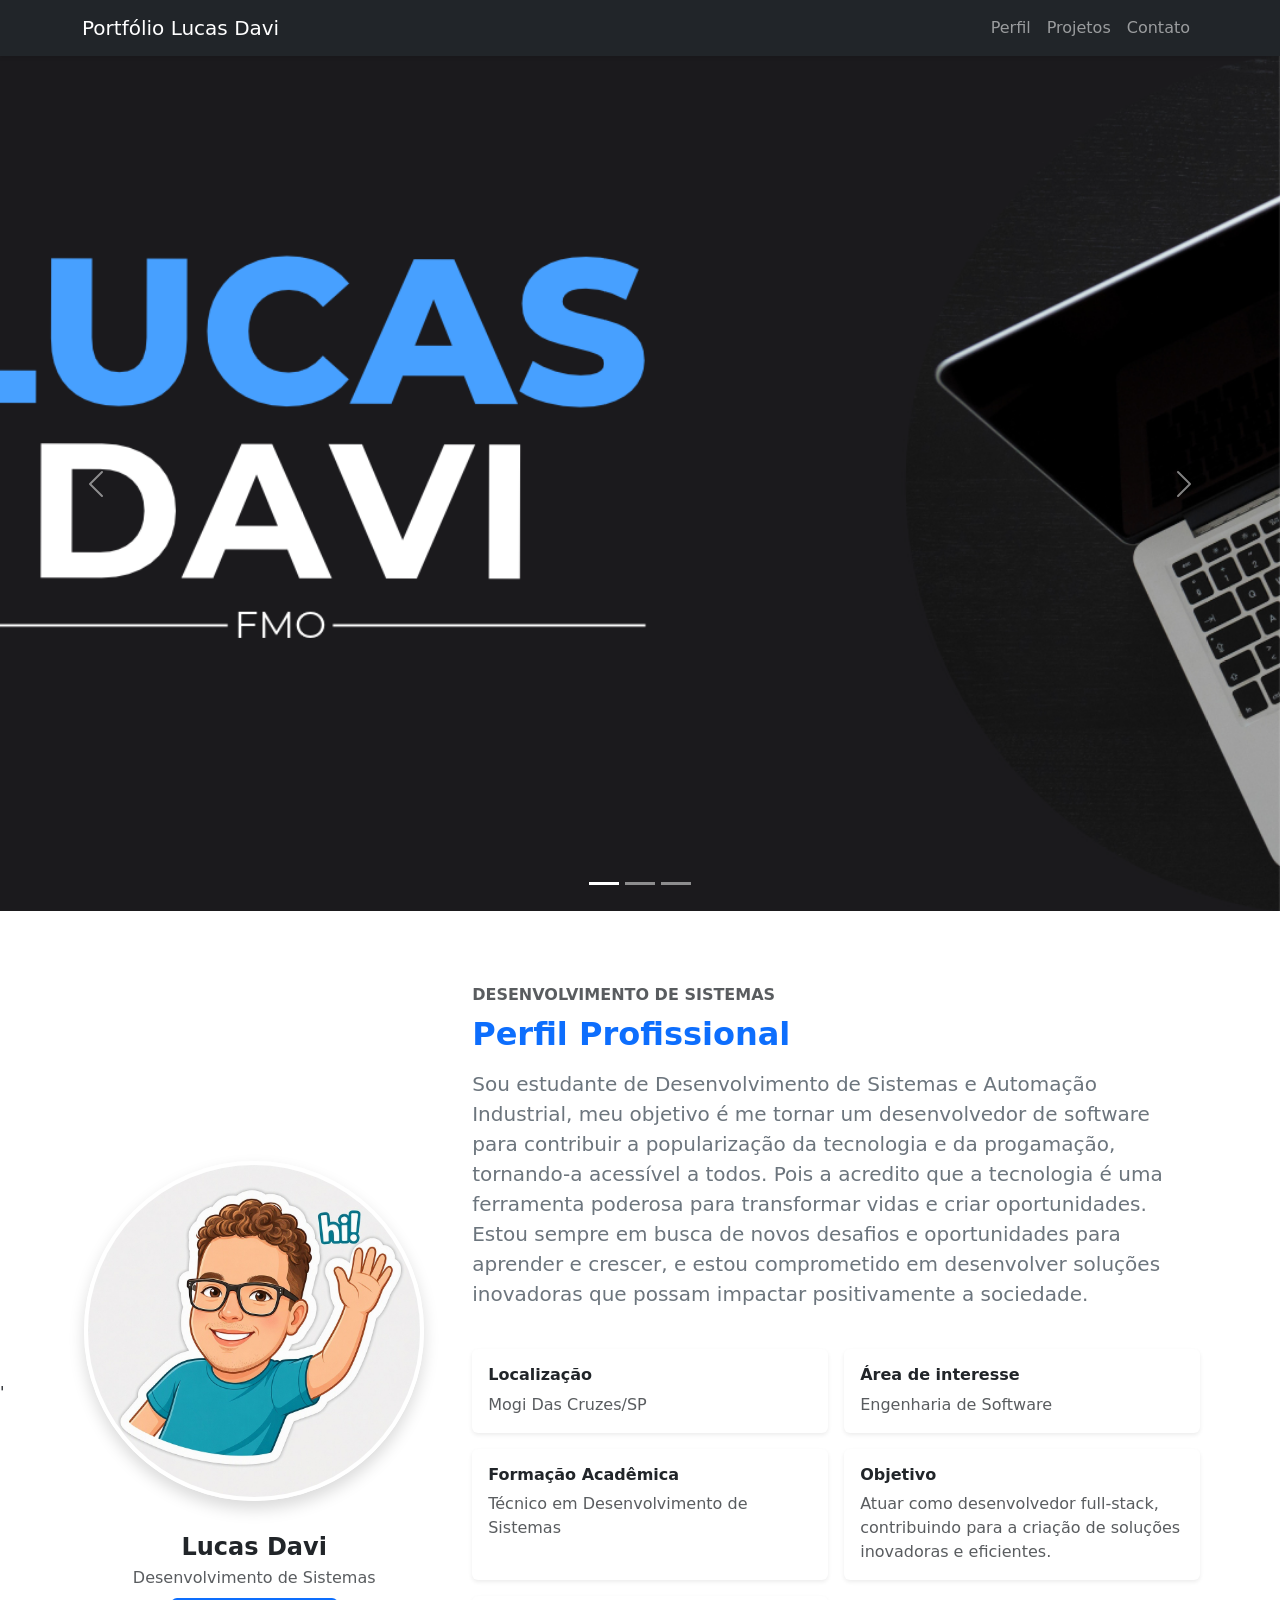
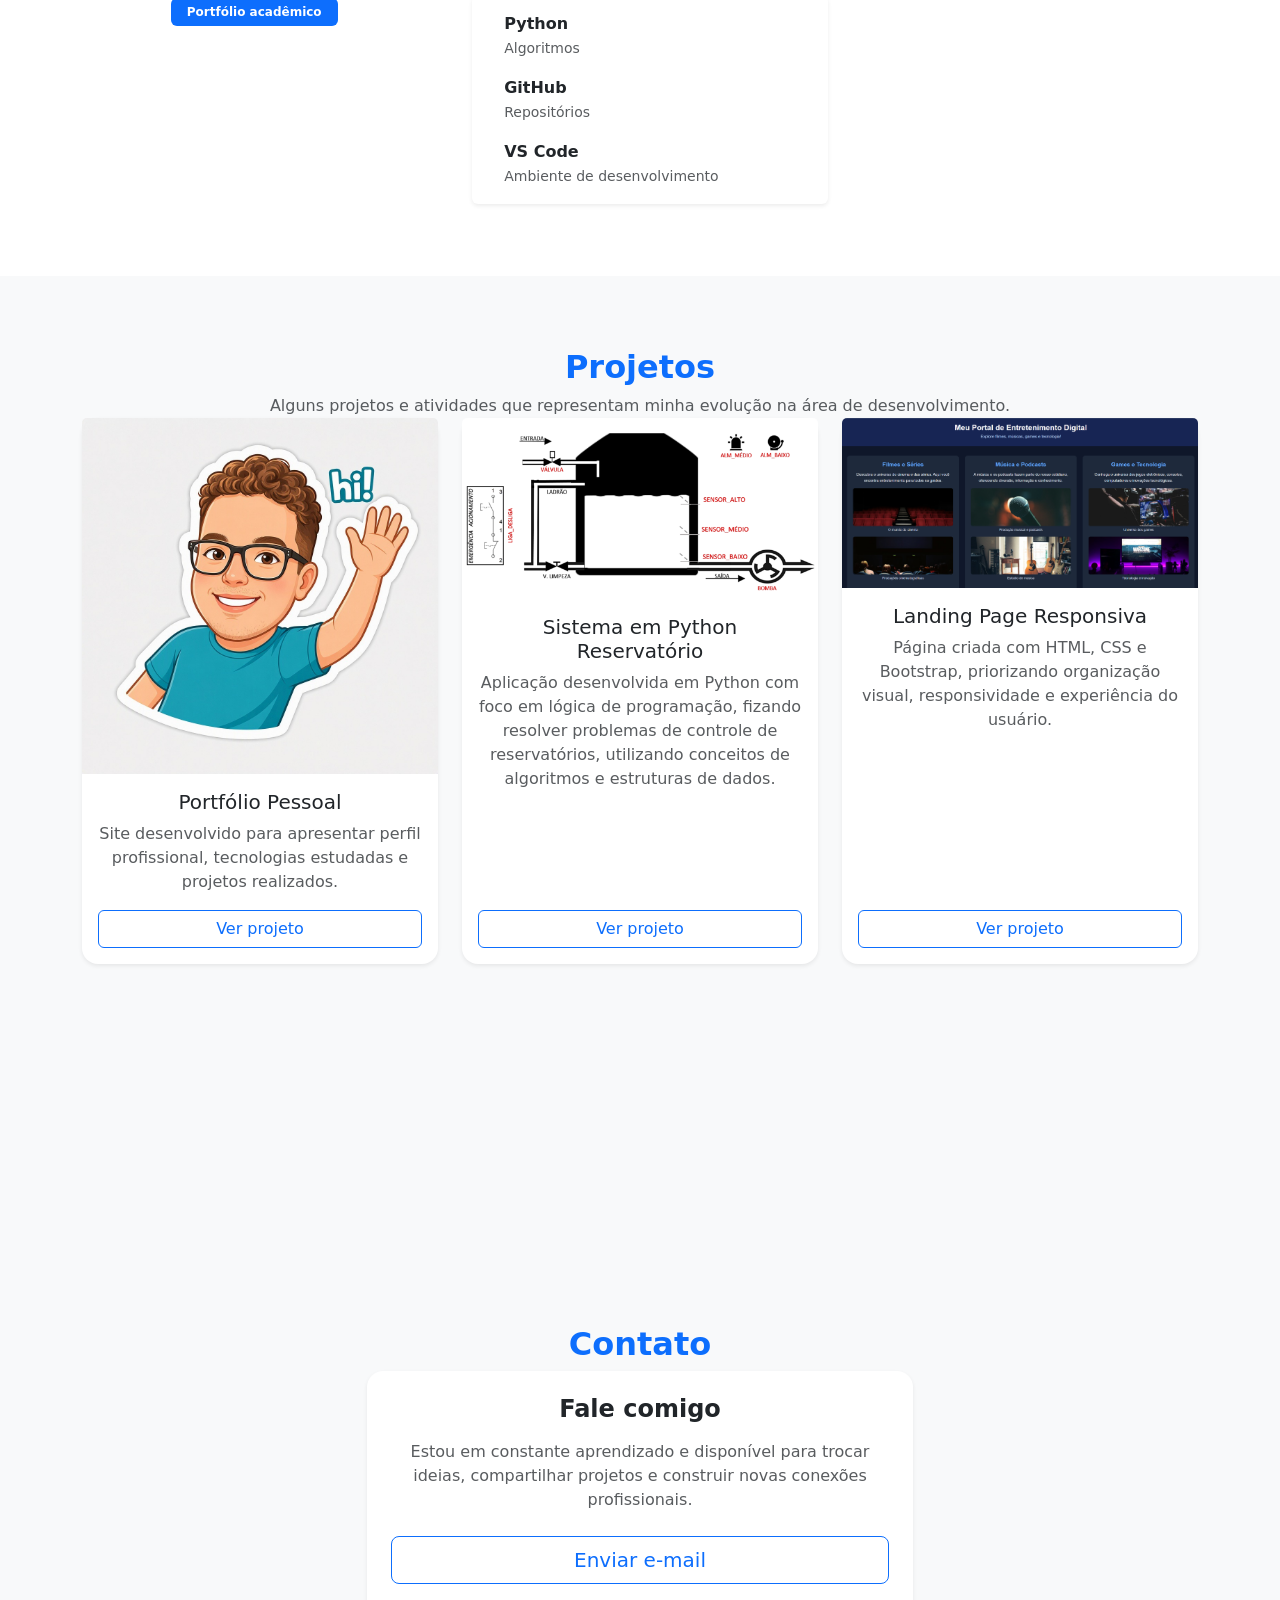
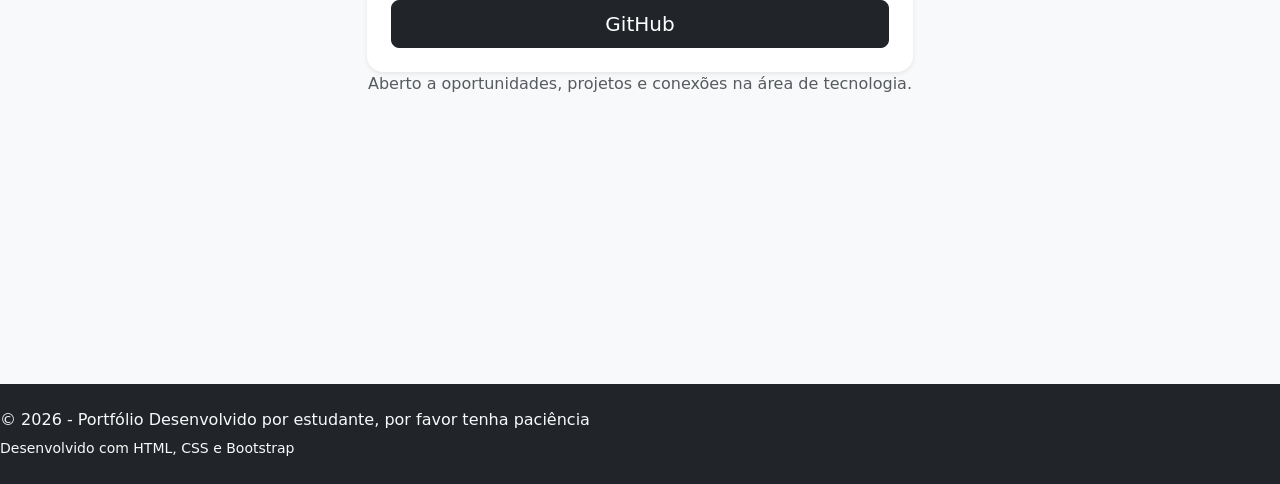
<file: Portifólio/index.html>
<!DOCTYPE html>
<html lang="pt">
    <head>
        <style> 
            .carousel-item { 
            height: 95vh; 
            } 
            .carousel-item img { 
            height: 100%; 
            object-fit: cover; 
            } 
        </style>
        <meta charset="UTF-8">
        <meta name="viewport" content="width=device-width, initial-scale=1.0">
        <title>Portfólio Profissional</title>
        <link href="https://cdn.jsdelivr.net/npm/bootstrap@5.3.3/dist/css/bootstrap.min.css" rel="stylesheet">
        <script src="https://cdn.jsdelivr.net/npm/bootstrap@5.3.3/dist/js/bootstrap.bundle.min.js"></script>
    </head>
    <body class="bg-light">
        <nav class="navbar navbar-expand-lg navbar-dark bg-dark sticky-top shadow-sm"> <!--Barra de navegação com fundo escuro, fixa no topo e com sombra-->
            <div class="container">
                <a class="navbar-brand" href="#">Portfólio Lucas Davi</a>

                <button class="navbar-toggler" type="button" data-bs-toggle="collapse" data-bstarget="#menu"> 
                <span class="navbar-toggler-icon"></span> 
            </button>

             <div class="collapse navbar-collapse" id="menu"> 
                <ul class="navbar-nav ms-auto"> 
                    <li class="nav-item"> 
                        <a class="nav-link" href="#perfil">Perfil</a> 
                    </li> 
                    <li class="nav-item"> 
                        <a class="nav-link" href="#projetos">Projetos</a> 
                    </li> 
                    <li class="nav-item"> 
                        <a class="nav-link" href="#contato">Contato</a> 
                    </li> 
                </ul> 
            </div>
            </div>
        </nav>
        <div id="carouselPortfolio" class="carousel slide carousel-fade" data-bs-ride="carousel"> <!--Carrossel de imagens com efeito de transição suave entre os slides-->
             <div class="carousel-indicators"> <!--Indicador do carrossel, facilitando a navegação entre os slides-->
                 <button type="button" data-bs-target="#carouselPortfolio" data-bs-slide-to="0" class="active"></button> 
                 <button type="button" data-bs-target="#carouselPortfolio" data-bs-slide-to="1"></button> 
                 <button type="button" data-bs-target="#carouselPortfolio" data-bs-slide-to="2"></button> 
            </div> 
            <div class="carousel-inner"> <!--Determina a ordem e o conteúdo dos slides do carrossel-->
                <div class="carousel-item active"> 
                 <img src="imagens/slide1.png" class="d-block w-100" alt="Slide 1"> 
                </div> 
 
                 <div class="carousel-item"> 
                    <img src="imagens/slide2.png" class="d-block w-100" alt="Slide 2"> 
                </div> 
                <div class="carousel-item"> 
                    <img src="imagens/slide3.png" class="d-block w-100" alt="Slide 3"> 
                </div>
            </div>

                <button class="carousel-control-prev" type="button" data-bs-target="#carouselPortfolio" data-bs-slide="prev">   
                     <span class="carousel-control-prev-icon"></span>
             </button>
                <button class="carousel-control-next" type="button" data-bs-target="#carouselPortfolio" data-bs-slide="next">   
                 <span class="carousel-control-next-icon"></span>
                </button>
        </div>
        <section id="perfil" class="bg-white min-vh-100 d-flex align-items-center py-5"> <!-- Seção de perfil -->
            '<div class="container py-4"> 
                    <div class="row align-items-center g-5"> 
                      <div class="col-lg-4 text-center"> <!-- Coluna para a foto de perfil e informações pessoais -->
                            <img src="imagens/perfil.png" alt="Foto de perfil"  class="profile-img rounded-circle border border-4 border-white shadow img-fluid mb-3">

                            <h4 class="fw-bold mt-3 mb-1">Lucas Davi</h4> 
                            <p class="text-muted mb-2">Desenvolvimento de Sistemas</p> 
                            <span class="badge bg-primary px-3 py-2">Portfólio acadêmico</span> 
                        </div>

                    <div class="col-lg-8"> <!-- coluna para a descrição do perfil --> 
                        <p class="text-uppercase text-muted fw-semibold mb-2">Desenvolvimento de Sistemas</p> 
                        <h2 class="text-primary fw-bold mb-3">Perfil Profissional</h2> 

                        <p class="fs-5 text-secondary"> <!-- Descrição do perfil-->
                            Sou estudante de Desenvolvimento de Sistemas e Automação Industrial, meu objetivo é me tornar um desenvolvedor de software para contribuir a popularização da tecnologia e da progamação, tornando-a acessível a todos. Pois a acredito que a tecnologia é uma ferramenta poderosa para transformar vidas e criar oportunidades. Estou sempre em busca de novos desafios e oportunidades para aprender e crescer, e estou comprometido em desenvolver soluções inovadoras que possam impactar positivamente a sociedade.
                        </p>
                        <div class="row mt-4 g-3"> 
                            <div class="col-md-6"> <!-- Coluna para localização-->
                                <div class="card border-0 shadow-sm h-100"> 
                                    <div class="card-body"> 
                                         <h6 class="fw-bold mb-2">Localização</h6> 
                                        <p class="text-muted mb-0">Mogi Das Cruzes/SP</p> 
                                    </div>
                                </div>
                            </div>
                             <div class="col-md-6"> <!-- Coluna para área de interesse-->
                                <div class="card border-0 shadow-sm h-100"> 
                                    <div class="card-body">
                                         <h6 class="fw-bold mb-2">Área de interesse</h6> 
                                         <p class="text-muted mb-0">Engenharia de Software</p>
                                    </div>
                                </div>
                            </div>
                            <div class="col-md-6"> <!-- Coluna para formação acadêmica-->
                                <div class="card border-0 shadow-sm h-100"> 
                                    <div class="card-body">
                                         <h6 class="fw-bold mb-2">Formação Acadêmica</h6> 
                                         <p class="text-muted mb-0">Técnico em Desenvolvimento de Sistemas</p>
                                    </div>
                                </div>
                            </div>
                            <div class="col-md-6"> <!-- Coluna para objetivo-->
                                <div class="card border-0 shadow-sm h-100"> 
                                    <div class="card-body">
                                         <h6 class="fw-bold mb-2">Objetivo</h6> 
                                         <p class="text-muted mb-0">Atuar como desenvolvedor full-stack, contribuindo para a criação de soluções inovadoras e eficientes.</p>
                                    </div>
                                </div>
                            </div>
                            <div class="col-md-6"> 
                                <div class="card border-0 shadow-sm h-100"> 
                                    <div class="card-body"> 

                                         <div class="d-flex align-items-center gap-3 mb-3"> 
                                            <i class="devicon-python-plain colored fs-2"></i> 
                                                <div> 
                                                    <div class="fw-semibold">Python</div> 
                                                    <small class="text-muted">Algoritmos</small> 
                                                </div> 
                                            </div>

                                                
                                                <div class="d-flex align-items-center gap-3 mb-3">
                                                    <i class="devicon-github-original fs-2"></i>

                                                    <div>
                                                        <div class="fw-semibold">GitHub</div>
                                                        <small class="text-muted">Repositórios</small>
                                                    </div>
                                                </div>

                                                <div class="d-flex align-items-center gap-3">
                                                    <i class="devicon-vscode-plain colored fs-2"></i>

                                                    <div>
                                                        <div class="fw-semibold">VS Code</div>
                                                        <small class="text-muted">Ambiente de desenvolvimento</small>
                                                    </div>
                                                </div>

                                            </div>

                                    </div>
                                </div> 
                            </div>
                        </div> 
                </section>
                <section id="projetos" class="py-5"> <!--Seção de projetos --> 
                    <div class="container py-4"> 
                        <div class="text-center mb-5"> 
                            <h2 class="text-primary fw-bold">Projetos</h2> 
                            <p class="text-muted mb-0"> 
                                Alguns projetos e atividades que representam minha evolução na área de desenvolvimento. 
                                </p> 
                               
                                <div class="row g-4">

                                    <!-- Primeiro projeto -->
                                    <div class="col-md-6 col-xl-4">
                                        <div class="card h-100 shadow-sm border-0 rounded-4">
                                            <img src="imagens/p1.png" class="card-img-top project-img" alt="Portfólio Pessoal">

                                            <div class="card-body d-flex flex-column">
                                                <h5 class="card-title">Portfólio Pessoal</h5>

                                                <p class="card-text text-muted flex-grow-1">
                                                    Site desenvolvido para apresentar perfil profissional, tecnologias estudadas e projetos realizados.
                                                </p>

                                                <a href="#"
                                                class="btn btn-outline-primary mt-auto">
                                                    Ver projeto
                                                </a>
                                            </div>
                                        </div>
                                    </div>

                                    <!-- Segundo projeto -->
                                    <div class="col-md-6 col-xl-4">
                                        <div class="card h-100 shadow-sm border-0 rounded-4">
                                            <img src="imagens/p2.png" class="card-img-top project-img" alt="Sistema em Python">

                                            <div class="card-body d-flex flex-column">
                                                <h5 class="card-title">Sistema em Python Reservatório</h5>

                                                <p class="card-text text-muted flex-grow-1">
                                                    Aplicação desenvolvida em Python com foco em lógica de programação, fizando resolver problemas de controle de reservatórios, utilizando conceitos de algoritmos e estruturas de dados.
                                                </p>

                                                <a href="https://github.com/LucasDDavii/Projetos--ETEC-/blob/main/Quarto%20projeto/LucasDavi_Ag11_DSI.py"
                                                class="btn btn-outline-primary mt-auto">
                                                    Ver projeto
                                                </a>
                                            </div>
                                        </div>
                                    </div>

                                    <!-- Terceiro projeto -->
                                    <div class="col-md-6 col-xl-4">
                                        <div class="card h-100 shadow-sm border-0 rounded-4">
                                            <img src="imagens/p3.png" class="card-img-top project-img" alt="Landing Page Responsiva">

                                            <div class="card-body d-flex flex-column">
                                                <h5 class="card-title">Landing Page Responsiva</h5>

                                                <p class="card-text text-muted flex-grow-1">
                                                    Página criada com HTML, CSS e Bootstrap, priorizando organização visual, responsividade e experiência do usuário.
                                                </p>

                                                <a href="github.com/LucasDDavii/Projetos--ETEC-/blob/main/Sexto%20Projeto/portal.html"
                                                class="btn btn-outline-primary mt-auto">
                                                    Ver projeto
                                                </a>
                                            </div>
                                        </div>
                                    </div>

                                </div>
                            </div>
                        </div>
                    </section>
                    <section id="contato" class="min-vh-100 d-flex align-items-center py-5"> <!--Secção de contato-->
                        <div class="container py-4"> 
                            <div class="text-center mb-5"> 
                                <h2 class="text-primary fw-bold">Contato</h2>
                                <div class="row justify-content-center"> 
                                    <div class="col-lg-6"> 
                                        <div class="card shadow-sm border-0 rounded-4 p-4 text-center"> 
                                            <h4 class="fw-bold mb-3">Fale comigo</h4> 
                                            <p class="text-muted mb-4"> <!-- Frase de contato -->
                                                Estou em constante aprendizado e disponível para trocar ideias, compartilhar projetos 
                                                e construir novas conexões profissionais. 
                                            </p> 
                                            <div class="d-grid gap-3"> <!-- Botões de contato -->
                                                <a href="mailto:lucasdaviticeusantos@gmail.com" class="btn btn-outline-primary btn-lg">Enviar e-mail</a> 
                                                <a href="https://github.com/LucasDDavii" target="_blank" class="btn btn-dark btn-lg">GitHub</a> 
                                            </div>
                                        </div> 
                                    </div> 
                                </div> 
                                <p class="text-muted">Aberto a oportunidades, projetos e conexões na área de tecnologia.</p> 
                            </div> 
                        </div> 
                    </section>
                    <footer class="bg-dark text-light py-4"> 
                        <div class="container text-center"> 
                        </div> 
                        <p class="mb-1">© 2026 - Portfólio Desenvolvido por estudante, por favor tenha paciência</p> 
                        <small>Desenvolvido com HTML, CSS e Bootstrap</small> 
                    </footer>
                </body>
            </html>
</file>
